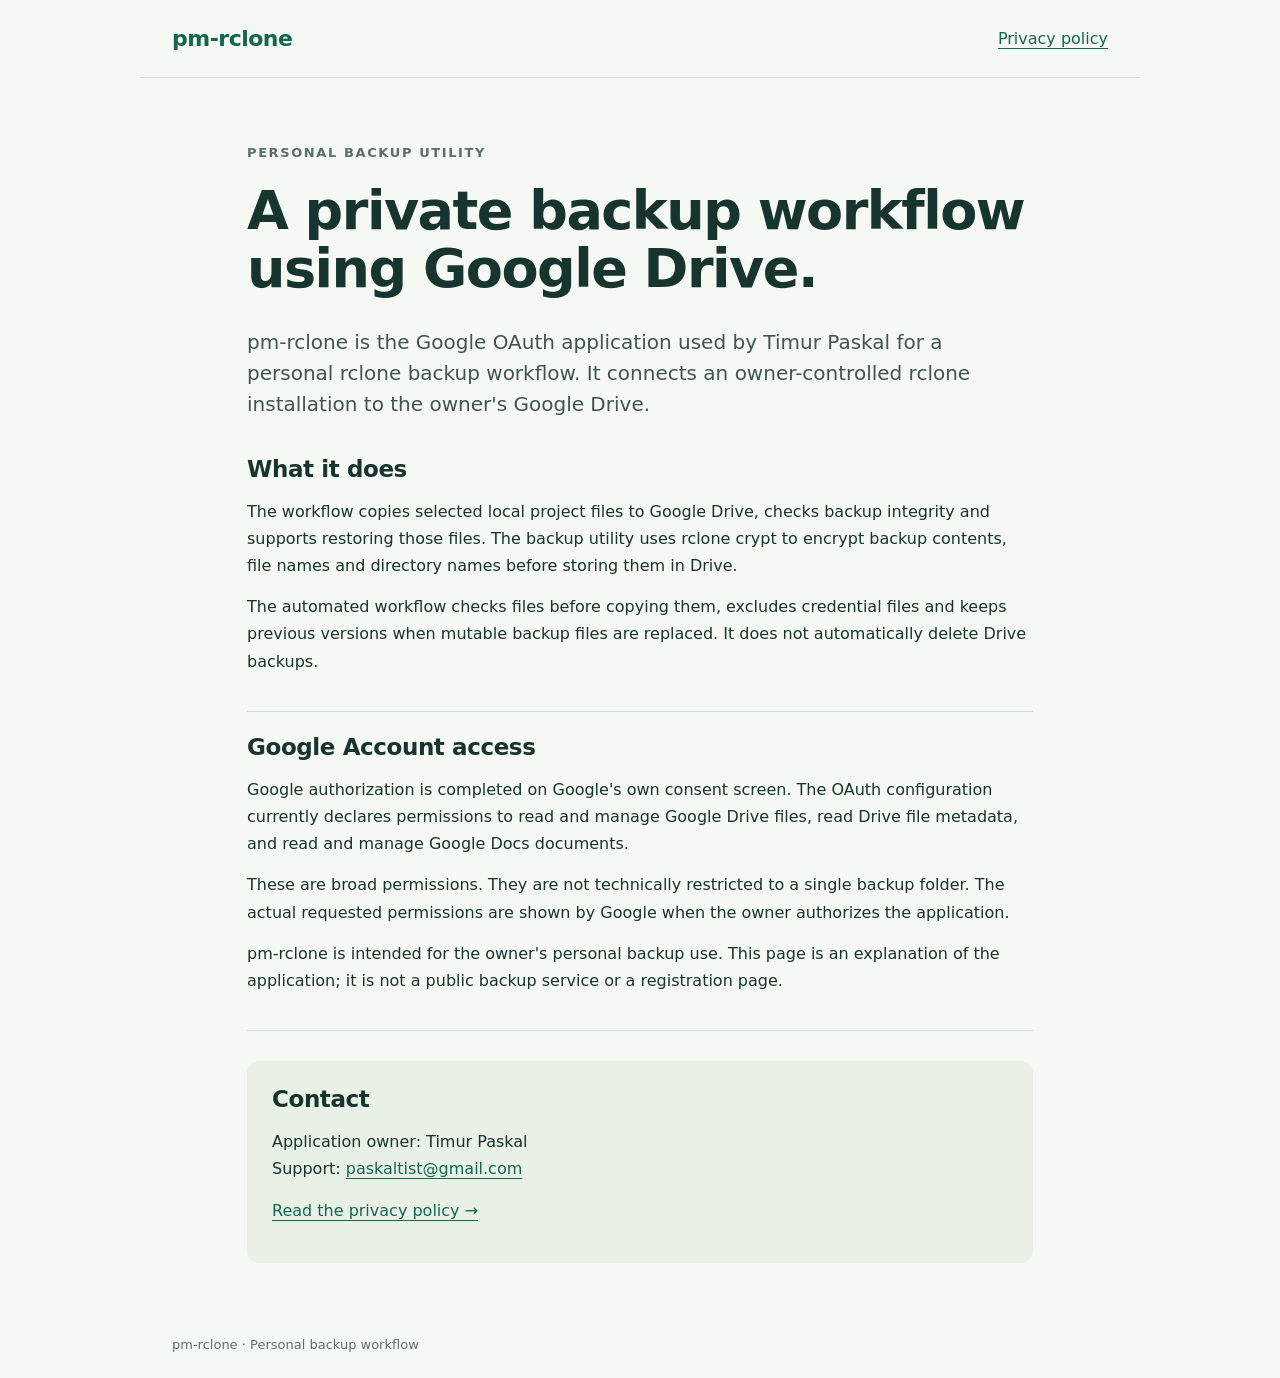
<file: index.html>
<!doctype html>
<html lang="en">
<meta charset="utf-8">
<meta name="viewport" content="width=device-width, initial-scale=1">
<title>pm-rclone — personal backup utility</title>
<link rel="stylesheet" href="style.css">
<body>
<header><a class="brand" href="index.html">pm-rclone</a><nav><a href="privacy.html">Privacy policy</a></nav></header>
<main>
<p class="eyebrow">Personal backup utility</p>
<h1>A private backup workflow using Google Drive.</h1>
<p class="lead">pm-rclone is the Google OAuth application used by Timur Paskal for a personal rclone backup workflow. It connects an owner-controlled rclone installation to the owner's Google Drive.</p>
<section>
<h2>What it does</h2>
<p>The workflow copies selected local project files to Google Drive, checks backup integrity and supports restoring those files. The backup utility uses rclone crypt to encrypt backup contents, file names and directory names before storing them in Drive.</p>
<p>The automated workflow checks files before copying them, excludes credential files and keeps previous versions when mutable backup files are replaced. It does not automatically delete Drive backups.</p>
</section>
<section>
<h2>Google Account access</h2>
<p>Google authorization is completed on Google's own consent screen. The OAuth configuration currently declares permissions to read and manage Google Drive files, read Drive file metadata, and read and manage Google Docs documents.</p>
<p>These are broad permissions. They are not technically restricted to a single backup folder. The actual requested permissions are shown by Google when the owner authorizes the application.</p>
<p>pm-rclone is intended for the owner's personal backup use. This page is an explanation of the application; it is not a public backup service or a registration page.</p>
</section>
<section class="contact">
<h2>Contact</h2>
<p>Application owner: Timur Paskal<br>Support: <a href="mailto:paskaltist@gmail.com">paskaltist@gmail.com</a></p>
<p><a href="privacy.html">Read the privacy policy →</a></p>
</section>
</main>
<footer>pm-rclone · Personal backup workflow</footer>
</body>
</html>
</file>
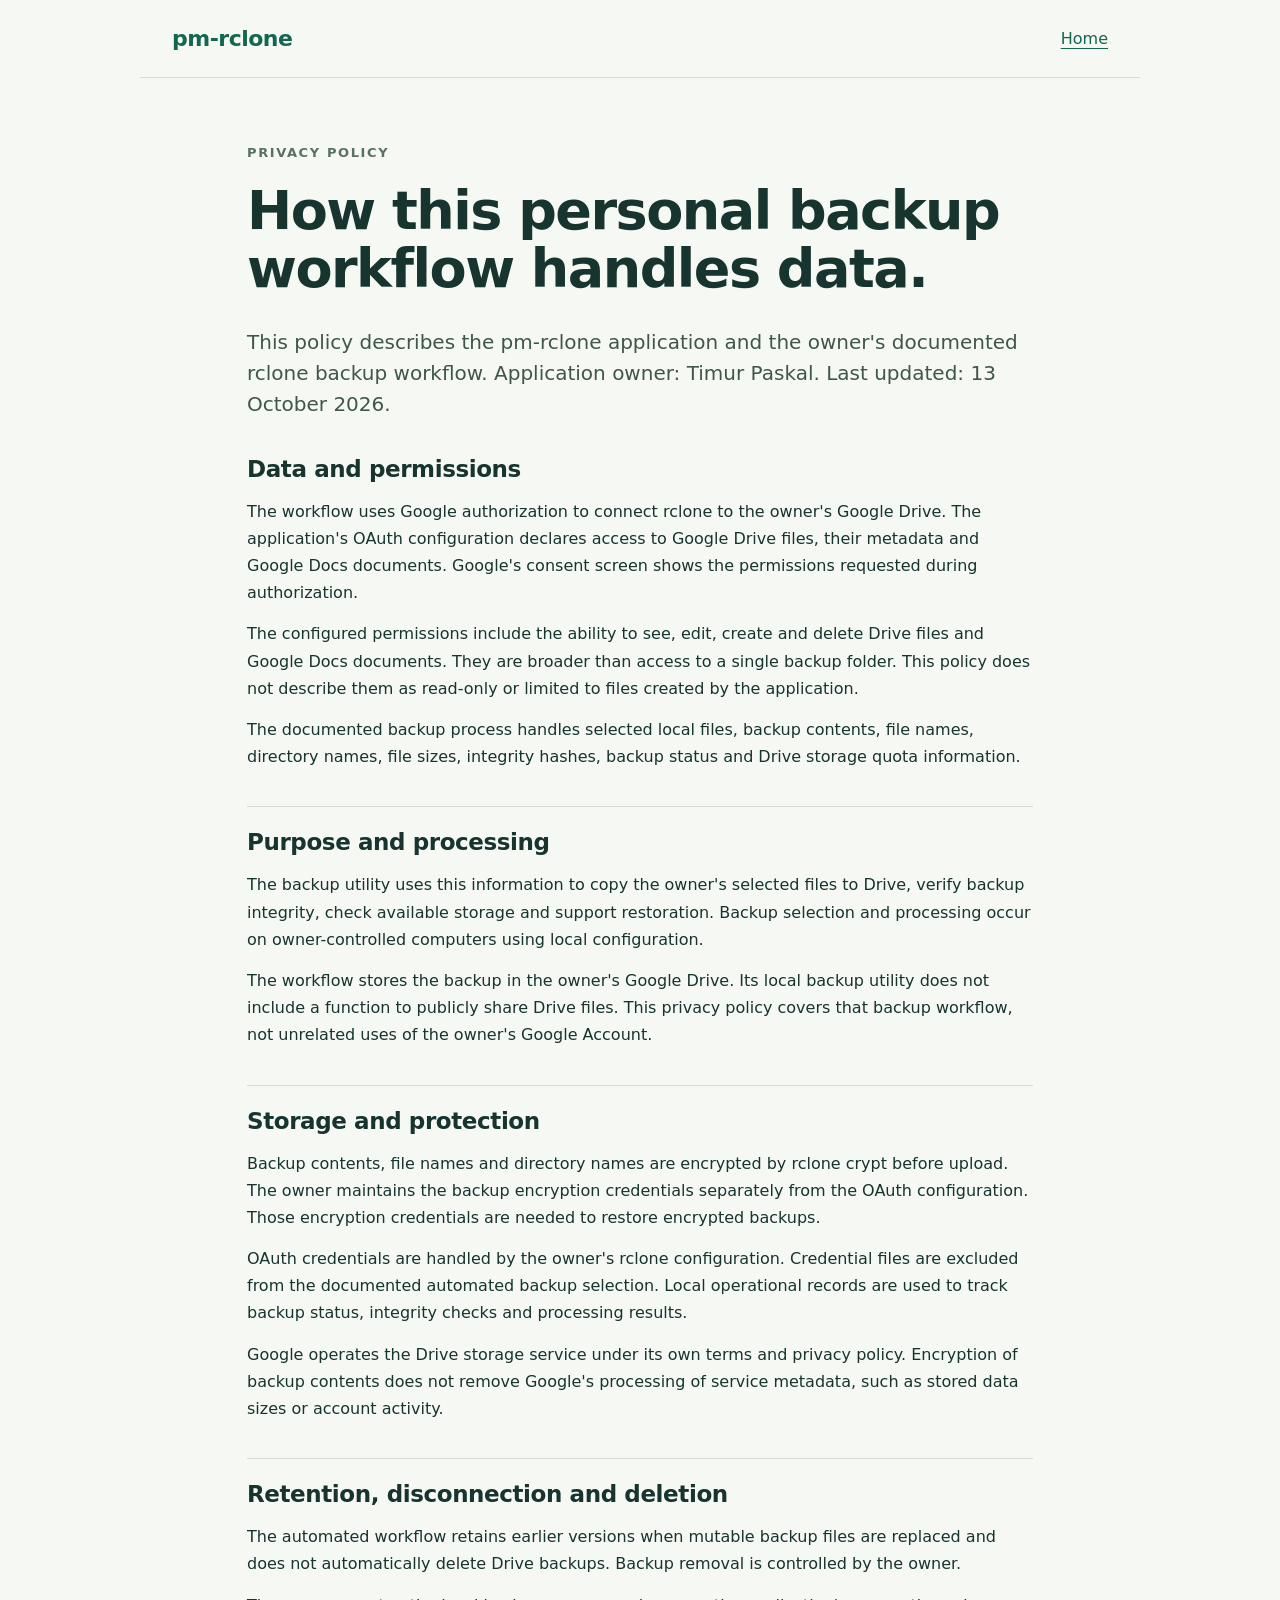
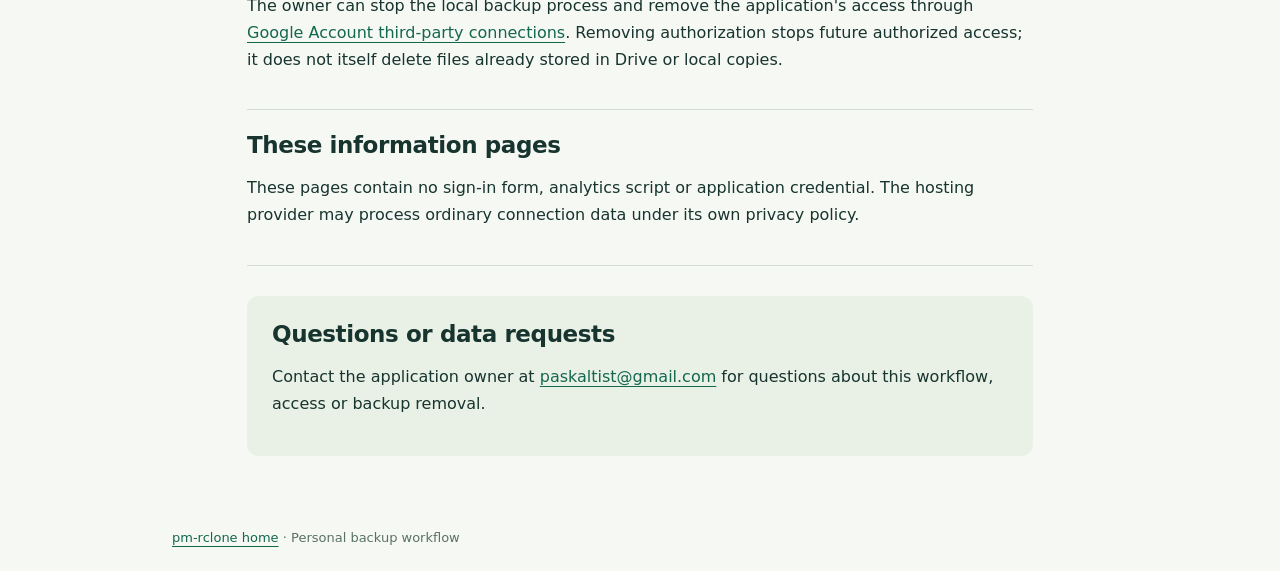
<file: privacy.html>
<!doctype html>
<html lang="en">
<meta charset="utf-8">
<meta name="viewport" content="width=device-width, initial-scale=1">
<title>Privacy policy — pm-rclone</title>
<link rel="stylesheet" href="style.css">
<body>
<header><a class="brand" href="index.html">pm-rclone</a><nav><a href="index.html">Home</a></nav></header>
<main>
<p class="eyebrow">Privacy policy</p>
<h1>How this personal backup workflow handles data.</h1>
<p class="lead">This policy describes the pm-rclone application and the owner's documented rclone backup workflow. Application owner: Timur Paskal. Last updated: 13 October 2026.</p>
<section>
<h2>Data and permissions</h2>
<p>The workflow uses Google authorization to connect rclone to the owner's Google Drive. The application's OAuth configuration declares access to Google Drive files, their metadata and Google Docs documents. Google's consent screen shows the permissions requested during authorization.</p>
<p>The configured permissions include the ability to see, edit, create and delete Drive files and Google Docs documents. They are broader than access to a single backup folder. This policy does not describe them as read-only or limited to files created by the application.</p>
<p>The documented backup process handles selected local files, backup contents, file names, directory names, file sizes, integrity hashes, backup status and Drive storage quota information.</p>
</section>
<section>
<h2>Purpose and processing</h2>
<p>The backup utility uses this information to copy the owner's selected files to Drive, verify backup integrity, check available storage and support restoration. Backup selection and processing occur on owner-controlled computers using local configuration.</p>
<p>The workflow stores the backup in the owner's Google Drive. Its local backup utility does not include a function to publicly share Drive files. This privacy policy covers that backup workflow, not unrelated uses of the owner's Google Account.</p>
</section>
<section>
<h2>Storage and protection</h2>
<p>Backup contents, file names and directory names are encrypted by rclone crypt before upload. The owner maintains the backup encryption credentials separately from the OAuth configuration. Those encryption credentials are needed to restore encrypted backups.</p>
<p>OAuth credentials are handled by the owner's rclone configuration. Credential files are excluded from the documented automated backup selection. Local operational records are used to track backup status, integrity checks and processing results.</p>
<p>Google operates the Drive storage service under its own terms and privacy policy. Encryption of backup contents does not remove Google's processing of service metadata, such as stored data sizes or account activity.</p>
</section>
<section>
<h2>Retention, disconnection and deletion</h2>
<p>The automated workflow retains earlier versions when mutable backup files are replaced and does not automatically delete Drive backups. Backup removal is controlled by the owner.</p>
<p>The owner can stop the local backup process and remove the application's access through <a href="https://myaccount.google.com/connections">Google Account third-party connections</a>. Removing authorization stops future authorized access; it does not itself delete files already stored in Drive or local copies.</p>
</section>
<section>
<h2>These information pages</h2>
<p>These pages contain no sign-in form, analytics script or application credential. The hosting provider may process ordinary connection data under its own privacy policy.</p>
</section>
<section class="contact">
<h2>Questions or data requests</h2>
<p>Contact the application owner at <a href="mailto:paskaltist@gmail.com">paskaltist@gmail.com</a> for questions about this workflow, access or backup removal.</p>
</section>
</main>
<footer><a href="index.html">pm-rclone home</a> · Personal backup workflow</footer>
</body>
</html>
</file>
<file: style.css>
:root { color-scheme: light; font-family: system-ui, -apple-system, "Segoe UI", sans-serif; color: #17342f; background: #f6f8f4; }
* { box-sizing: border-box; }
body { margin: 0; }
header, footer { max-width: 1000px; margin: auto; padding: 26px 32px; }
header { display: flex; justify-content: space-between; align-items: center; border-bottom: 1px solid #d4ded5; }
.brand { font-size: 22px; font-weight: 750; letter-spacing: -.5px; text-decoration: none; }
a { color: #14674f; text-underline-offset: 4px; }
main { max-width: 850px; margin: 64px auto 48px; padding: 0 32px; }
.eyebrow { color: #597164; text-transform: uppercase; font-size: 13px; font-weight: 700; letter-spacing: 1.6px; margin: 0 0 18px; }
h1 { font-size: clamp(32px, 5vw, 54px); line-height: 1.08; font-weight: 650; letter-spacing: -1.5px; margin: 0 0 28px; }
.lead { font-size: 20px; line-height: 1.55; color: #40564b; }
section { padding: 22px 0; border-bottom: 1px solid #d4ded5; }
h2 { font-size: 23px; letter-spacing: -.4px; margin: 0 0 16px; font-weight: 650; }
p { font-size: 16px; line-height: 1.7; margin: 0 0 14px; }
.contact { padding: 25px; margin-top: 30px; background: #e9f0e6; border: 0; border-radius: 12px; }
footer { font-size: 13px; color: #597164; }
@media (max-width: 600px) { header, footer { padding: 22px; } main { padding: 0 22px; margin-top: 42px; } .lead { font-size: 18px; } }
</file>
